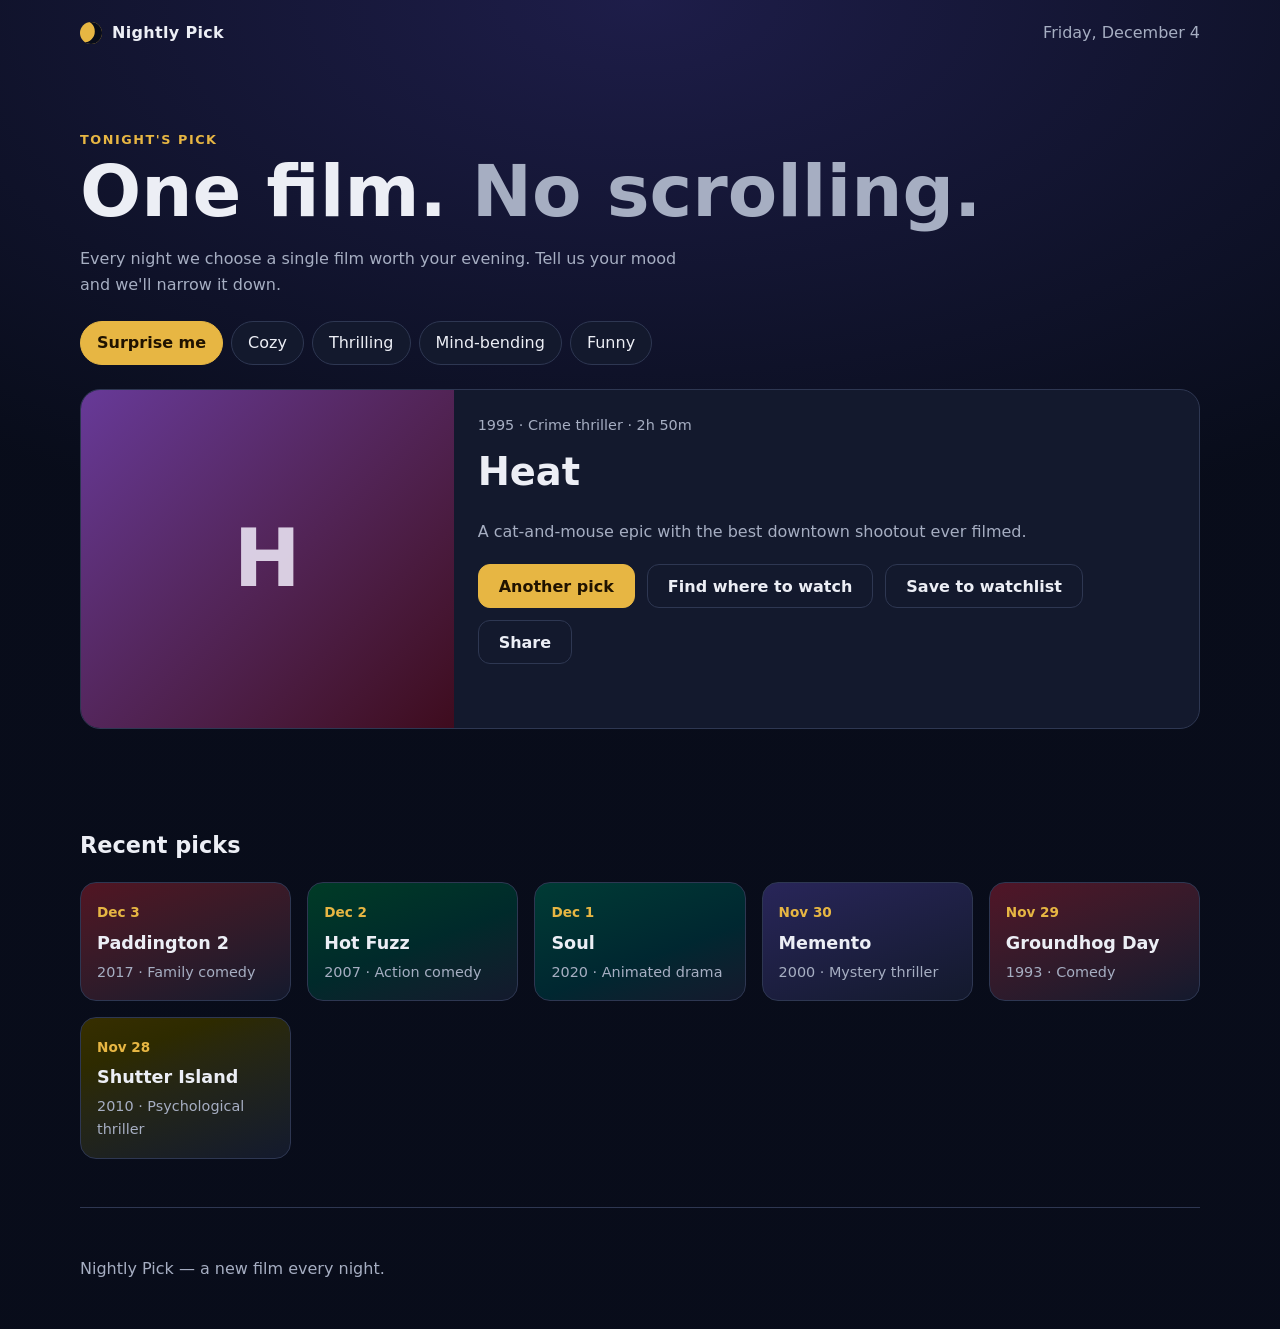
<file: nightly-pick/index.html>
<!doctype html>
<html lang="en">
<head>
  <meta charset="utf-8">
  <meta name="viewport" content="width=device-width, initial-scale=1">
  <meta name="color-scheme" content="dark">
  <meta name="description" content="One hand-picked film to watch tonight. A new pick every night.">
  <meta property="og:title" content="Nightly Pick — one film for tonight">
  <meta property="og:description" content="One hand-picked film to watch tonight. A new pick every night.">
  <link rel="icon" href="data:image/svg+xml,%3Csvg xmlns='http://www.w3.org/2000/svg' viewBox='0 0 32 32'%3E%3Ccircle cx='16' cy='16' r='14' fill='%23f0c24a'/%3E%3Ccircle cx='22' cy='13' r='12' fill='%23141428'/%3E%3C/svg%3E">
  <title>Nightly Pick — one film for tonight</title>
  <link rel="stylesheet" href="style.css">
  <script src="picks.js" defer></script>
  <script src="app.js" defer></script>
</head>
<body>
  <header class="site-header">
    <a class="brand" href="./" aria-label="Nightly Pick, home">
      <span class="moon" aria-hidden="true"></span>
      Nightly Pick
    </a>
    <p class="date"><time id="today"></time></p>
  </header>

  <main>
    <section class="hero" aria-labelledby="tonight-heading">
      <p class="eyebrow">Tonight's pick</p>
      <h1 id="tonight-heading">One film. <span>No scrolling.</span></h1>
      <p class="lede">Every night we choose a single film worth your evening. Tell us your mood and we'll narrow it down.</p>

      <fieldset class="moods">
        <legend class="visually-hidden">Choose a mood</legend>
        <button type="button" class="chip" data-mood="all" aria-pressed="true">Surprise me</button>
        <button type="button" class="chip" data-mood="cozy" aria-pressed="false">Cozy</button>
        <button type="button" class="chip" data-mood="thrilling" aria-pressed="false">Thrilling</button>
        <button type="button" class="chip" data-mood="mind-bending" aria-pressed="false">Mind-bending</button>
        <button type="button" class="chip" data-mood="funny" aria-pressed="false">Funny</button>
      </fieldset>

      <article class="pick" id="pick" aria-live="polite" aria-atomic="true">
        <div class="poster" id="poster" aria-hidden="true"></div>
        <div class="pick-body">
          <p class="meta"><span id="pick-year"></span> · <span id="pick-genre"></span> · <span id="pick-runtime"></span></p>
          <h2 id="pick-title"></h2>
          <p id="pick-why"></p>
          <p class="actions">
            <button type="button" id="another" class="btn">Another pick</button>
            <a id="pick-link" class="btn ghost" target="_blank" rel="noopener noreferrer">Find where to watch</a>
            <button type="button" id="save" class="btn ghost" aria-pressed="false">Save to watchlist</button>
            <button type="button" id="share" class="btn ghost">Share</button>
          </p>
          <p id="status" class="status" role="status"></p>
        </div>
      </article>
    </section>

    <section class="watchlist" id="watchlist-section" aria-labelledby="watchlist-heading" hidden>
      <h2 id="watchlist-heading">Your watchlist</h2>
      <ul class="grid" id="watchlist"></ul>
    </section>

    <section class="archive" aria-labelledby="archive-heading">
      <h2 id="archive-heading">Recent picks</h2>
      <ul class="grid" id="archive"></ul>
    </section>
  </main>

  <footer class="site-footer">
    <p>Nightly Pick — a new film every night.</p>
  </footer>
</body>
</html>
</file>
<file: nightly-pick/style.css>
:root {
  color-scheme: dark;
  --bg: oklch(16% 0.03 270);
  --surface: oklch(22% 0.04 270);
  --border: oklch(34% 0.05 270);
  --text: oklch(95% 0.01 270);
  --muted: oklch(75% 0.03 270);
  --accent: oklch(80% 0.14 85);
  --accent-text: oklch(20% 0.05 85);
  accent-color: var(--accent);
  scrollbar-color: oklch(60% 0.05 270) var(--bg);
}

*, *::before, *::after { box-sizing: border-box; }

body {
  margin: 0;
  min-block-size: 100dvb;
  background: radial-gradient(120% 60% at 50% 0, oklch(26% 0.08 280), var(--bg) 70%) var(--bg);
  color: var(--text);
  font: 1rem/1.6 system-ui, -apple-system, "Segoe UI", Roboto, sans-serif;
}

.visually-hidden {
  position: absolute; inline-size: 1px; block-size: 1px; overflow: clip;
  clip-path: inset(50%); white-space: nowrap;
}

.site-header, main, .site-footer {
  inline-size: min(100% - 2rem, 70rem);
  margin-inline: auto;
}

.site-header {
  display: flex; flex-wrap: wrap; justify-content: space-between; align-items: center;
  gap: .5rem; padding-block: 1.25rem;
}
.brand { display: inline-flex; align-items: center; gap: .6rem; color: var(--text); font-weight: 700; text-decoration: none; letter-spacing: .02em; }
.moon { inline-size: 1.4rem; block-size: 1.4rem; border-radius: 50%; background: var(--accent); box-shadow: inset -.45rem -.1rem 0 0 var(--bg); }
.date { margin: 0; color: var(--muted); }

.hero { container-type: inline-size; padding-block: clamp(1.5rem, 6vw, 4rem); }
.eyebrow { margin: 0; color: var(--accent); font-weight: 600; letter-spacing: .12em; text-transform: uppercase; font-size: .8rem; }
h1 { margin: .25rem 0 .75rem; font-size: clamp(2.2rem, 7vw, 4.5rem); line-height: 1.05; text-wrap: balance; }
h1 span { color: var(--muted); }
.lede { max-inline-size: 38rem; color: var(--muted); text-wrap: pretty; }

.moods { display: flex; flex-wrap: wrap; gap: .5rem; border: 0; padding: 0; margin: 1.5rem 0; }
.chip {
  font: inherit; color: var(--text); background: var(--surface);
  border: 1px solid var(--border); border-radius: 999px;
  padding: .5rem 1rem; min-block-size: 2.75rem; cursor: pointer;
}
.chip:hover { border-color: var(--accent); }
.chip[aria-pressed="true"] { background: var(--accent); border-color: var(--accent); color: var(--accent-text); font-weight: 600; }

:focus-visible { outline: 3px solid var(--accent); outline-offset: 3px; }

.pick {
  display: grid;
  background: var(--surface);
  border: 1px solid var(--border);
  border-radius: 1.25rem;
  overflow: clip;
}
.pick > * { min-inline-size: 0; }
.poster {
  --h: 260;
  aspect-ratio: 3 / 2;
  display: grid; place-content: center;
  background: linear-gradient(135deg, oklch(45% 0.15 var(--h)), oklch(25% 0.08 calc(var(--h) + 60)));
}
.poster::after { content: attr(data-initial); font-size: 5rem; font-weight: 800; color: oklch(95% 0.02 var(--h) / .85); }
.pick-body { padding: 1.5rem; }
.meta { margin: 0; color: var(--muted); font-size: .9rem; }
.pick h2 { margin: .25rem 0 .5rem; font-size: clamp(1.6rem, 4vw, 2.4rem); text-wrap: balance; }
.pick-body p#pick-why { color: var(--muted); max-inline-size: 36rem; }
.actions { display: flex; flex-wrap: wrap; gap: .75rem; margin-block-start: 1.25rem; }

@container (inline-size > 40rem) {
  .pick { grid-template-columns: minmax(12rem, 1fr) 2fr; }
  .poster { aspect-ratio: auto; }
}

.btn {
  font: inherit; font-weight: 600; text-decoration: none; cursor: pointer;
  display: inline-flex; align-items: center; min-block-size: 2.75rem; padding-inline: 1.25rem;
  border-radius: .75rem; border: 1px solid var(--accent);
  background: var(--accent); color: var(--accent-text);
}
.btn.ghost { background: transparent; color: var(--text); border-color: var(--border); }
.btn:hover { filter: brightness(1.1); }
.btn.ghost:hover { border-color: var(--accent); filter: none; }

.archive { padding-block: 1rem 3rem; }
.archive h2 { font-size: 1.4rem; }
.grid { list-style: none; margin: 0; padding: 0; display: grid; gap: 1rem; grid-template-columns: repeat(auto-fit, minmax(min(100%, 13rem), 1fr)); }
.card { --h: 260; padding: 1rem; border-radius: 1rem; border: 1px solid var(--border); background: linear-gradient(160deg, oklch(30% 0.09 var(--h)), var(--surface)); }
.card time { color: var(--accent); font-size: .85rem; font-weight: 600; }
.card h3 { margin: .25rem 0; font-size: 1.1rem; text-wrap: balance; }
.card p { margin: 0; color: var(--muted); font-size: .9rem; }

.site-footer { padding-block: 2rem; color: var(--muted); border-block-start: 1px solid var(--border); }

@media (prefers-reduced-motion: no-preference) {
  .chip, .btn { transition: background-color .15s, border-color .15s, filter .15s; }
}

.status { min-block-size: 1.5rem; margin: .5rem 0 0; color: var(--accent); font-size: .9rem; }
.btn[aria-pressed="true"] { background: var(--accent); color: var(--accent-text); }
.watchlist { padding-block: 1rem 0; }
.watchlist h2 { font-size: 1.4rem; }
.card button { font: inherit; margin-block-start: .5rem; padding: .25rem .75rem; min-block-size: 2.75rem; border-radius: .5rem; border: 1px solid var(--border); background: transparent; color: var(--muted); cursor: pointer; }
.card button:hover { border-color: var(--accent); color: var(--text); }
</file>
